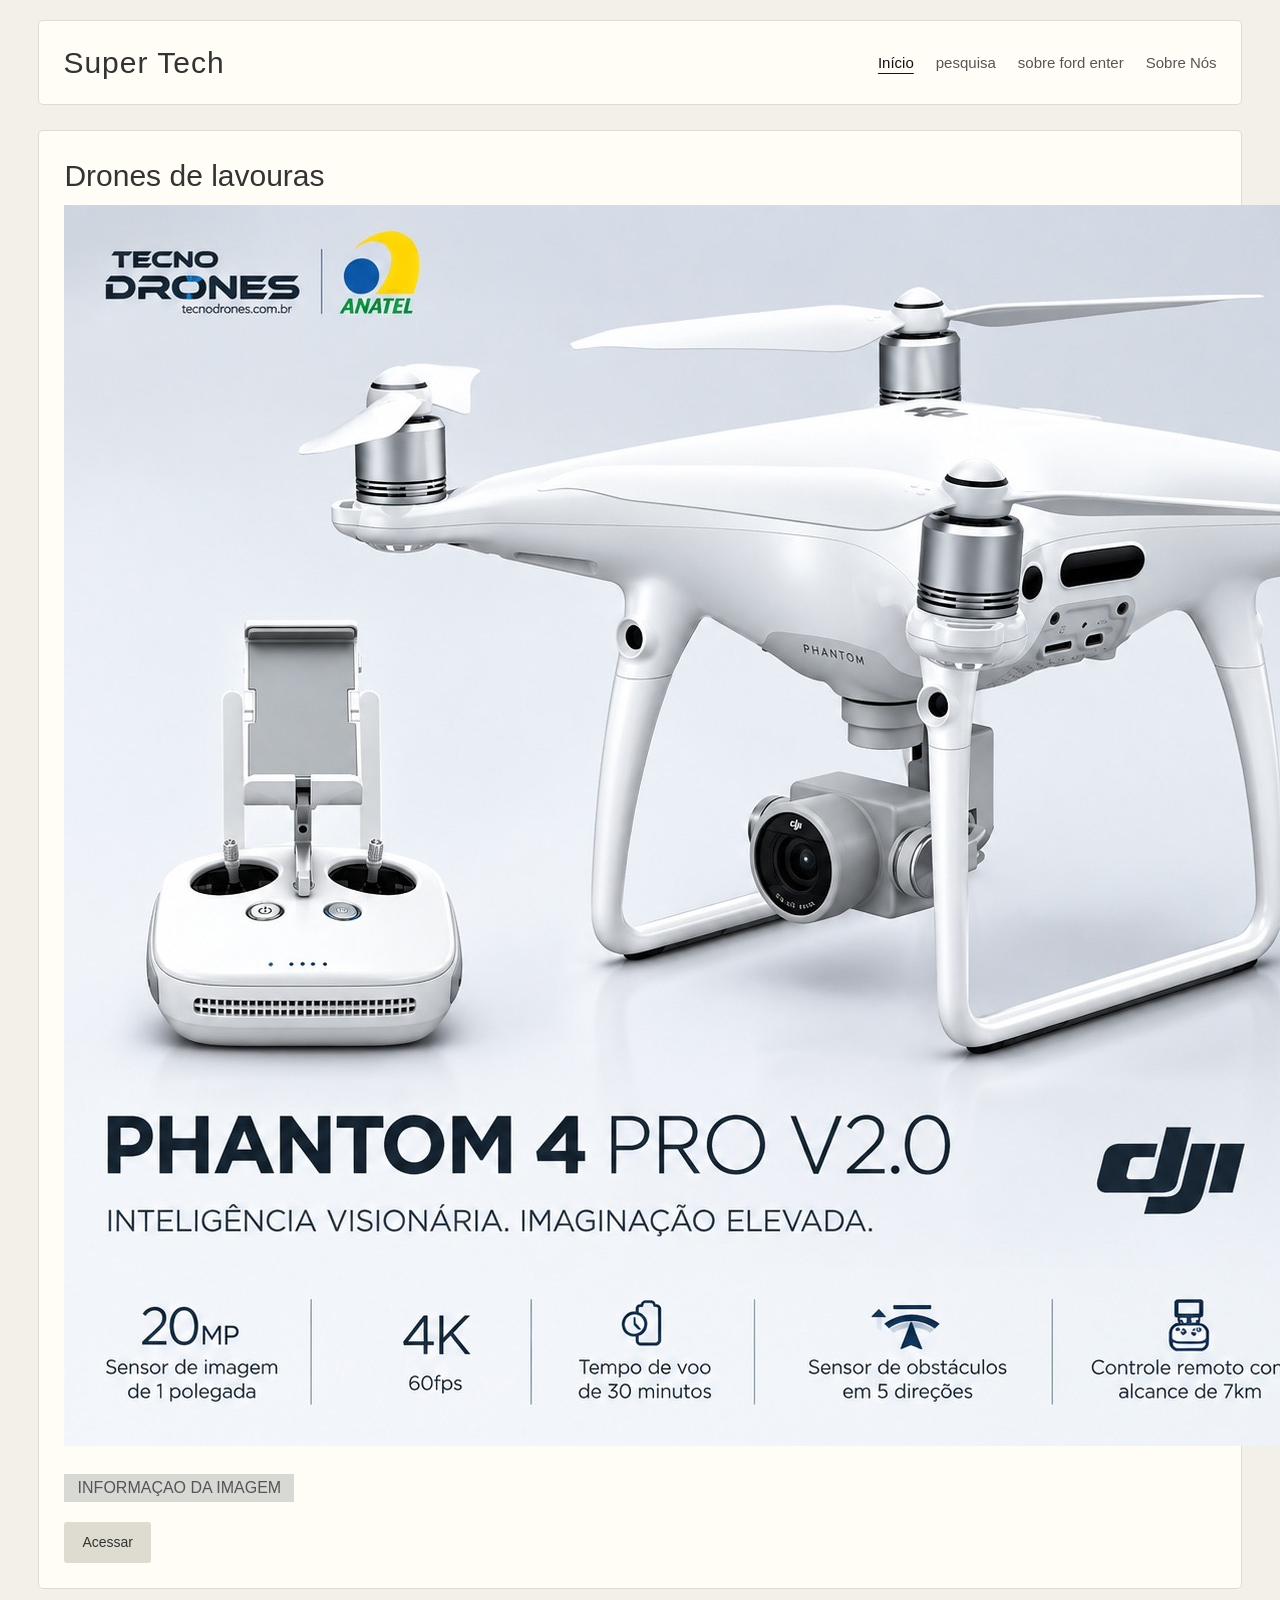
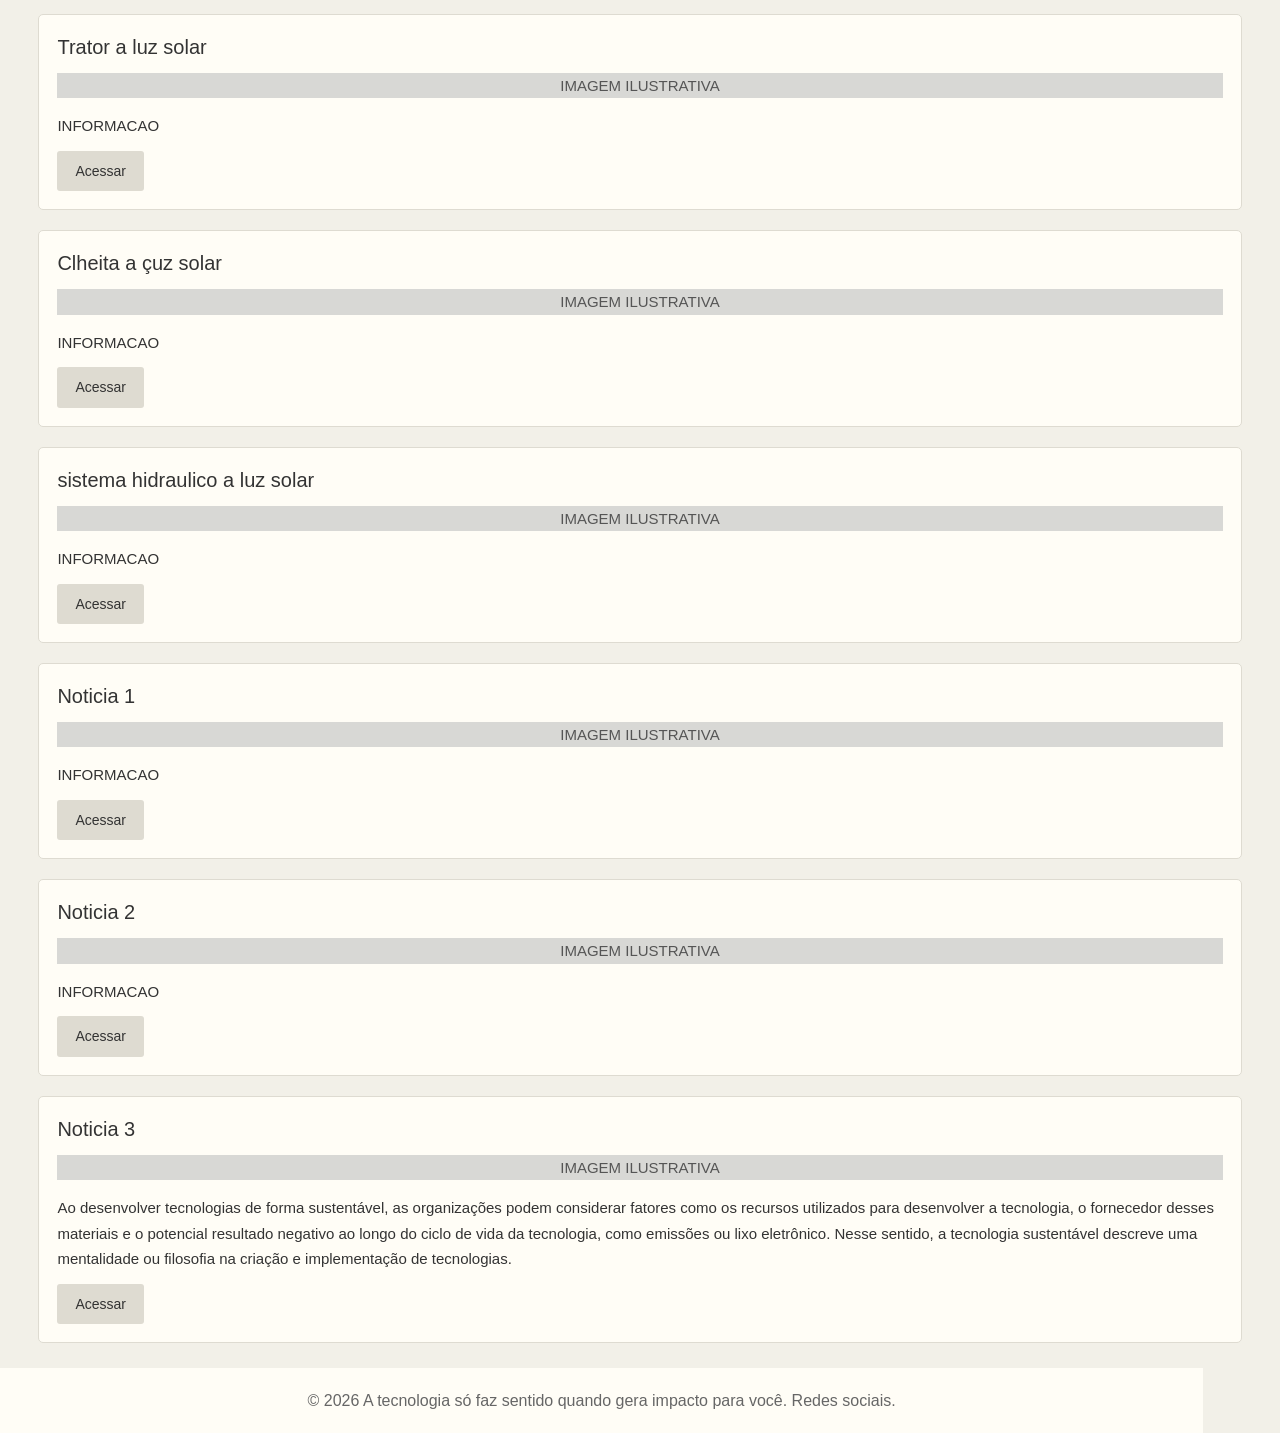
<file: Front-end/index.html>
<!DOCTYPE html>
<html lang="en">
<head>
    <meta charset="UTF-8">
    <meta name="viewport" content="width=device-width, initial-scale=1.0">
    <title>Super Tech</title>
    <link rel="stylesheet" href="style_tech.css">

</head>
<body>
    
    <header class="navbar">
        <div class="logo">Super Tech</div> 
        
        <nav class="nav-links"> 
            <a href="index.html" class="active">Início</a> 
            <a href="noticia.html">pesquisa</a> 
            <a href="sobre_ford.html">sobre ford enter</a>
            <a href="sobrenos.html">Sobre Nós</a>
            
        </nav>
      
    </header>

    <main class="container">

        <section class="welcome-card">
            <h1>Drones de lavouras</h1>
         <img src="imagem.jpeg" alt="foto do drone de lavoura">
         <P>INFORMAÇAO DA IMAGEM</P> 
         <a href="noticia.html" class="btn">Acessar</a>

        </section>

        <div class="dashboard-grid">

            <div class="card">
                <h3>Trator a luz solar</h3>
                <p>IMAGEM ILUSTRATIVA</p>
                <P>INFORMACAO</P>
                <a href="noticia.html" class="btn">Acessar</a>
            </div>

        <div class="card">
                <h3>Clheita a çuz solar</h3>
                <p>IMAGEM ILUSTRATIVA</p>
                <P>INFORMACAO</P>
                <a href="noticia.html" class="btn">Acessar</a>
           
            </div>
                   
        <div class="card">
                <h3>sistema hidraulico a luz solar</h3>
                <p>IMAGEM ILUSTRATIVA</p>
                <P>INFORMACAO</P>
                <a href="noticia.html" class="btn">Acessar</a>
            </div>


        <div class="card">
                <h3>Noticia 1</h3>
                <p>IMAGEM ILUSTRATIVA</p>
                <P>INFORMACAO</P>
                <a href="noticia.html" class="btn">Acessar</a>
            </div>


        <div class="card">
                <h3>Noticia 2</h3>
                <p>IMAGEM ILUSTRATIVA</p>
                <P>INFORMACAO</P>
                <a href="noticia.html" class="btn">Acessar</a>
            </div>


        <div class="card">
                <h3>Noticia 3</h3>
                <p>IMAGEM ILUSTRATIVA</p>
                <P>Ao desenvolver tecnologias de forma sustentável, as organizações podem considerar fatores como os recursos utilizados para desenvolver a tecnologia, o fornecedor desses materiais e o potencial resultado negativo ao longo do ciclo de vida da tecnologia, como emissões ou lixo eletrônico. Nesse sentido, a tecnologia sustentável descreve uma mentalidade ou filosofia na criação e implementação de tecnologias.</P>
                <a href="noticia.html" class="btn">Acessar</a>
            </div>


        </div>



    </main>

         <footer class="footer"> 
        <p>&copy; 2026 A tecnologia só faz sentido quando gera impacto para você. Redes sociais.</p>

</body>
</html>
</file>
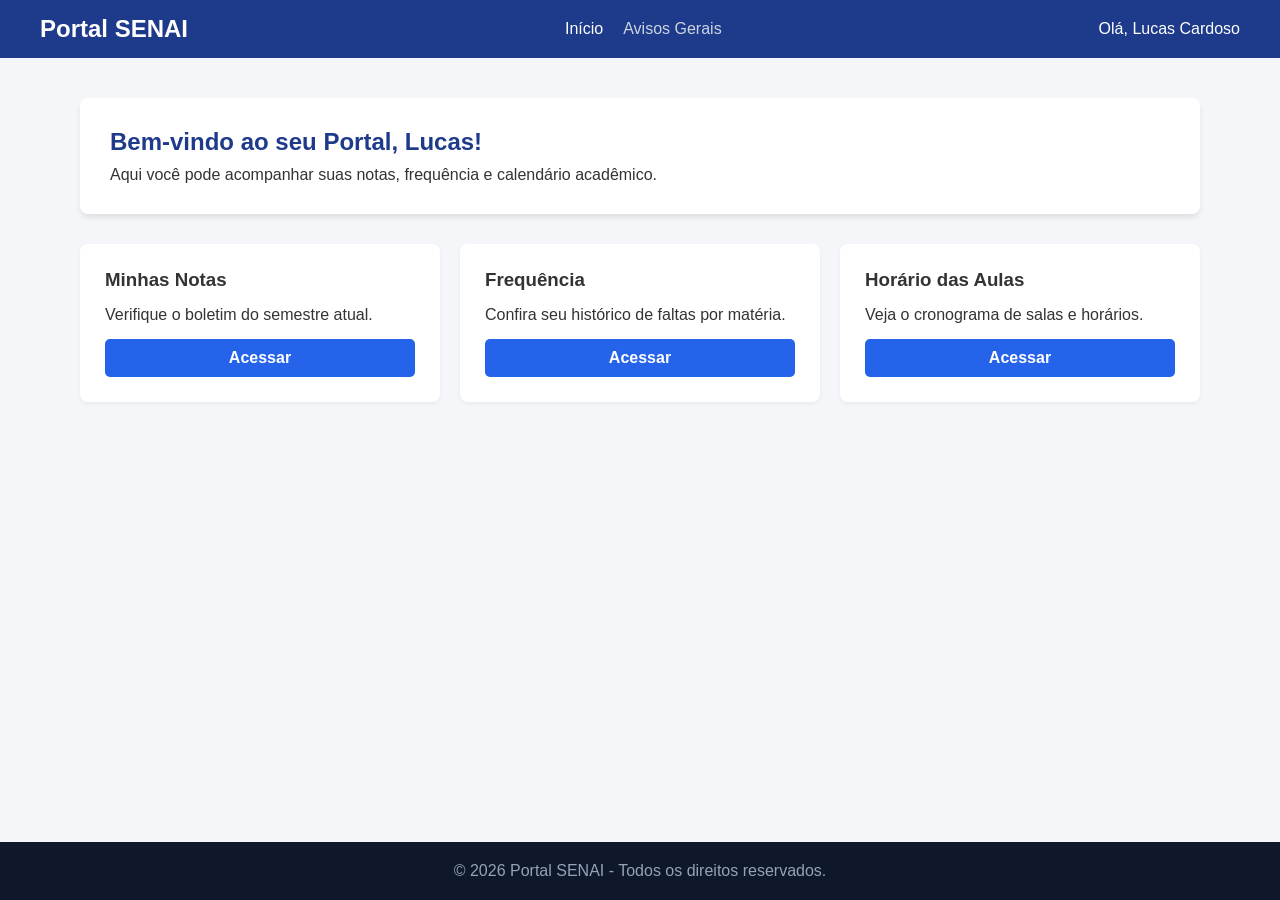
<file: Front-end/exemplo_professor/index.html>
<!DOCTYPE html> <!-- Declara o tipo do documento como HTML5 para que o navegador interprete as regras modernas corretamente -->
<html lang="pt-BR"> <!-- Elemento raiz que envolve todo o documento HTML. O atributo lang define o idioma principal como Português do Brasil -->
<head> <!-- Seção do cabeçalho técnico da página (contém metadados, títulos e links externos não visíveis diretamente no corpo) -->
    <meta charset="UTF-8"> <!-- Configura a codificação de caracteres para UTF-8, permitindo acentos e caracteres especiais da língua portuguesa -->
    <meta name="viewport" content="width=device-width, initial-scale=1.0"> <!-- Ajusta a escala da página para garantir responsividade em telas mobile e desktops -->
    <title>Portal do Aluno - Início</title> <!-- Define o título que será exibido na aba do navegador -->
    
    <!-- Vincula o arquivo de estilos compartilhado -->
    <link rel="stylesheet" href="style.css"> <!-- Importa o arquivo de estilos CSS externo (style.css) para aplicar os estilos visuais -->
</head>
<body> <!-- Contém todo o conteúdo visível da página que é exibido para o usuário final -->

    <!-- Topo da página / Cabeçalho -->
    <header class="navbar"> <!-- Elemento semântico de cabeçalho da página, estruturado com a classe CSS navbar -->
        <div class="logo">Portal SENAI</div> <!-- Bloco genérico em nível de bloco utilizado para exibir a marca/logotipo do portal -->
        
        <!-- Menu de Navegação -->
        <nav class="nav-links"> <!-- Elemento semântico de navegação que agrupa os links do menu principal -->
            <a href="index.html" class="active">Início</a> <!-- Link hipertexto para a página inicial; a classe 'active' destaca que esta é a página atual -->
            <a href="avisos.html">Avisos Gerais</a> <!-- Link hipertexto direcionando para a página de avisos gerais -->
        </nav>
        
        <div class="user-profile">Olá, Lucas Cardoso</div> <!-- Bloco informativo para exibir a saudação e o nome do usuário ativo no sistema -->
    </header>

    <!-- Conteúdo Principal -->
    <main class="container"> <!-- Elemento semântico para o conteúdo principal da página; a classe 'container' limita a largura centralizada -->
        
        <!-- Seção do cartão de boas-vindas -->
        <section class="welcome-card"> <!-- Seção semântica que agrupa visualmente o cartão de mensagem de boas-vindas -->
            <h1>Bem-vindo ao seu Portal, Lucas!</h1> <!-- Título principal e de maior relevância hierárquica (Nível 1) na página -->
            <p>Aqui você pode acompanhar suas notas, frequência e calendário acadêmico.</p> <!-- Parágrafo de texto descritivo -->
        </section>

        <!-- Grade de cards de acesso rápido -->
        <div class="dashboard-grid"> <!-- Contêiner em bloco que organiza os cartões em formato de grade flexível -->
            
            <!-- Card individual de atalho: Notas -->
            <div class="card"> <!-- Bloco representando o primeiro cartão de funcionalidade rápida -->
                <h3>Minhas Notas</h3> <!-- Título de nível 3 para identificar a seção do cartão -->
                <p>Verifique o boletim do semestre atual.</p> <!-- Parágrafo informativo da funcionalidade -->
                <a href="#" class="btn">Acessar</a> <!-- Link estilizado via CSS para ter aparência de botão de ação -->
            </div>
            
            <!-- Card individual de atalho: Frequência -->
            <div class="card"> <!-- Bloco representando o segundo cartão de funcionalidade rápida -->
                <h3>Frequência</h3> <!-- Título de nível 3 para o cartão de frequência -->
                <p>Confira seu histórico de faltas por matéria.</p> <!-- Descrição do recurso do cartão -->
                <a href="#" class="btn">Acessar</a> <!-- Botão/Link de atalho para acessar a frequência -->
            </div>
            
            <!-- Card individual de atalho: Horários -->
            <div class="card"> <!-- Bloco representando o terceiro cartão de funcionalidade rápida -->
                <h3>Horário das Aulas</h3> <!-- Título de nível 3 para o cartão de horários -->
                <p>Veja o cronograma de salas e horários.</p> <!-- Descrição do recurso exibido -->
                <a href="#" class="btn">Acessar</a> <!-- Botão/Link de atalho para acessar o cronograma -->
            </div>
            
        </div>
    </main>

    <!-- Rodapé da Página -->
    <footer class="footer"> <!-- Elemento semântico para o rodapé da página estilizado com a classe 'footer' -->
        <p>&copy; 2026 Portal SENAI - Todos os direitos reservados.</p> <!-- Parágrafo exibindo a indicação de direitos autorais e copyright -->
    </footer>

</body>
</html>
</file>
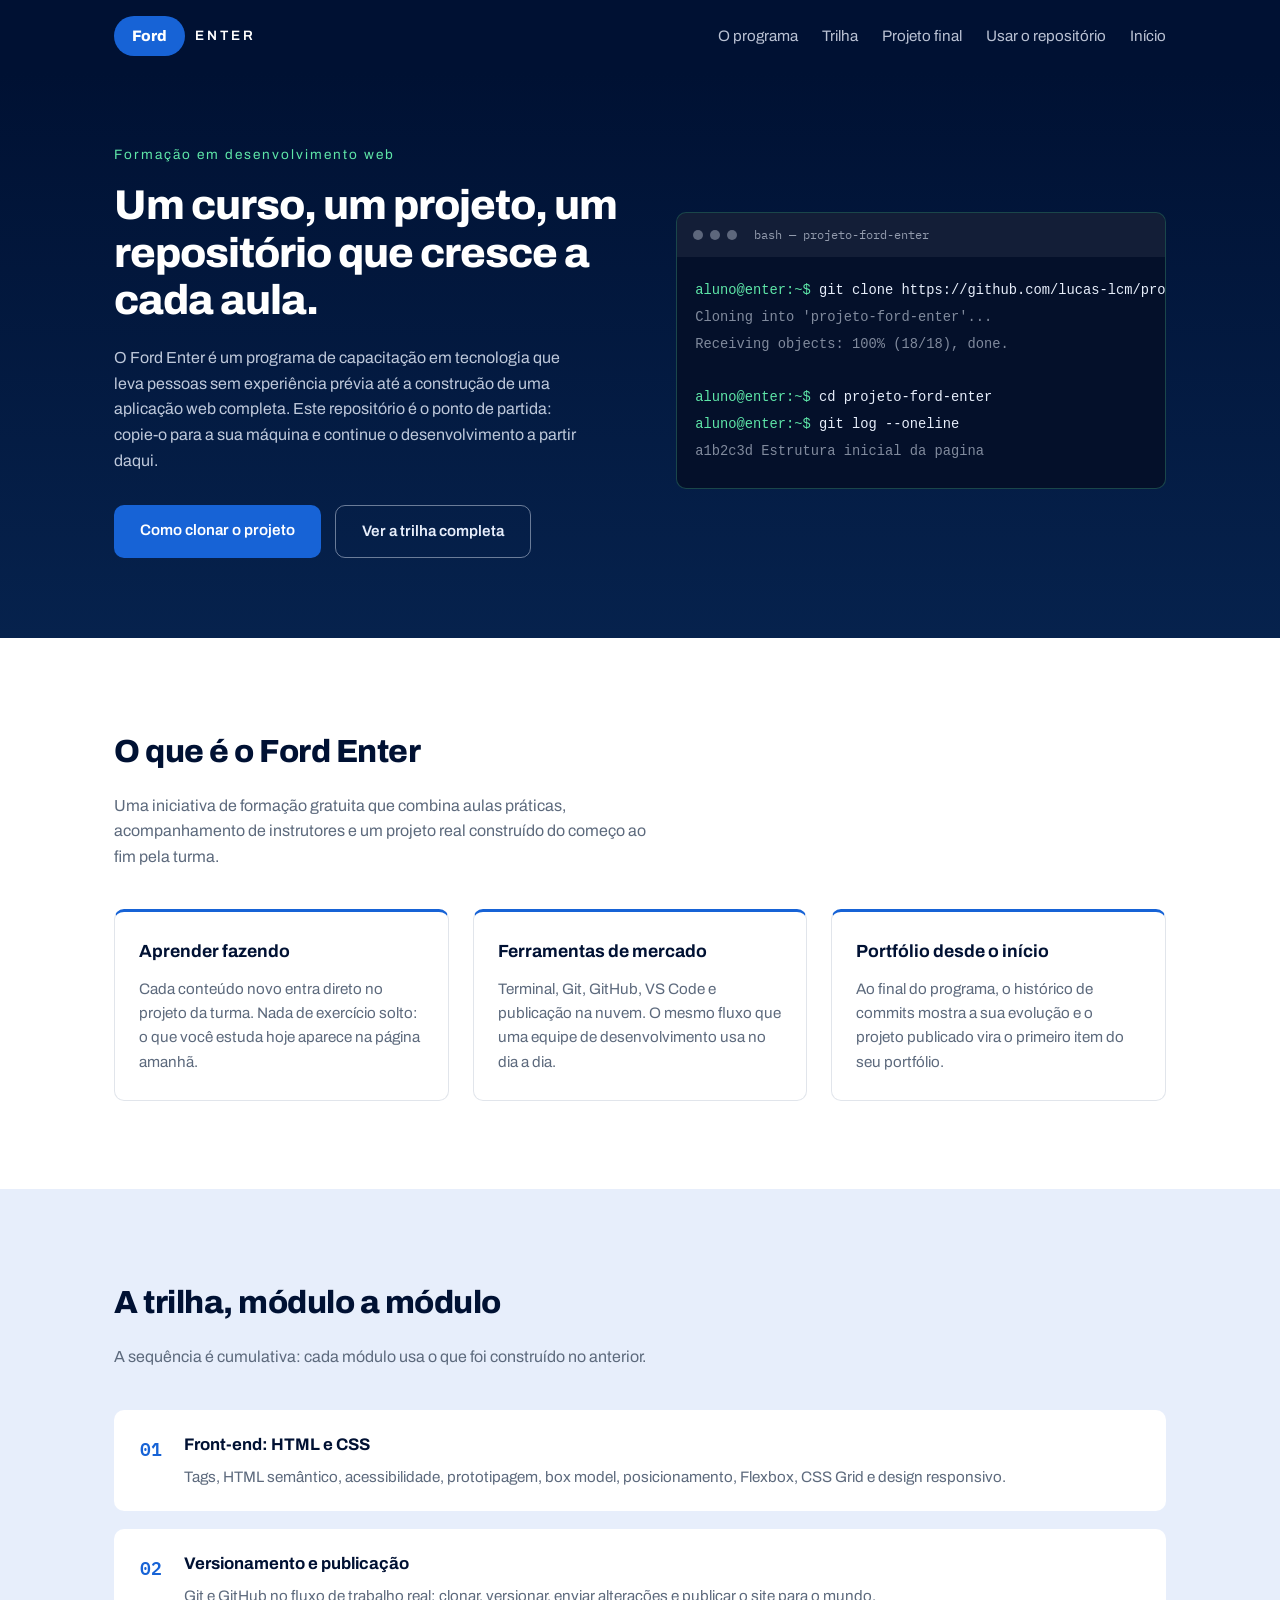
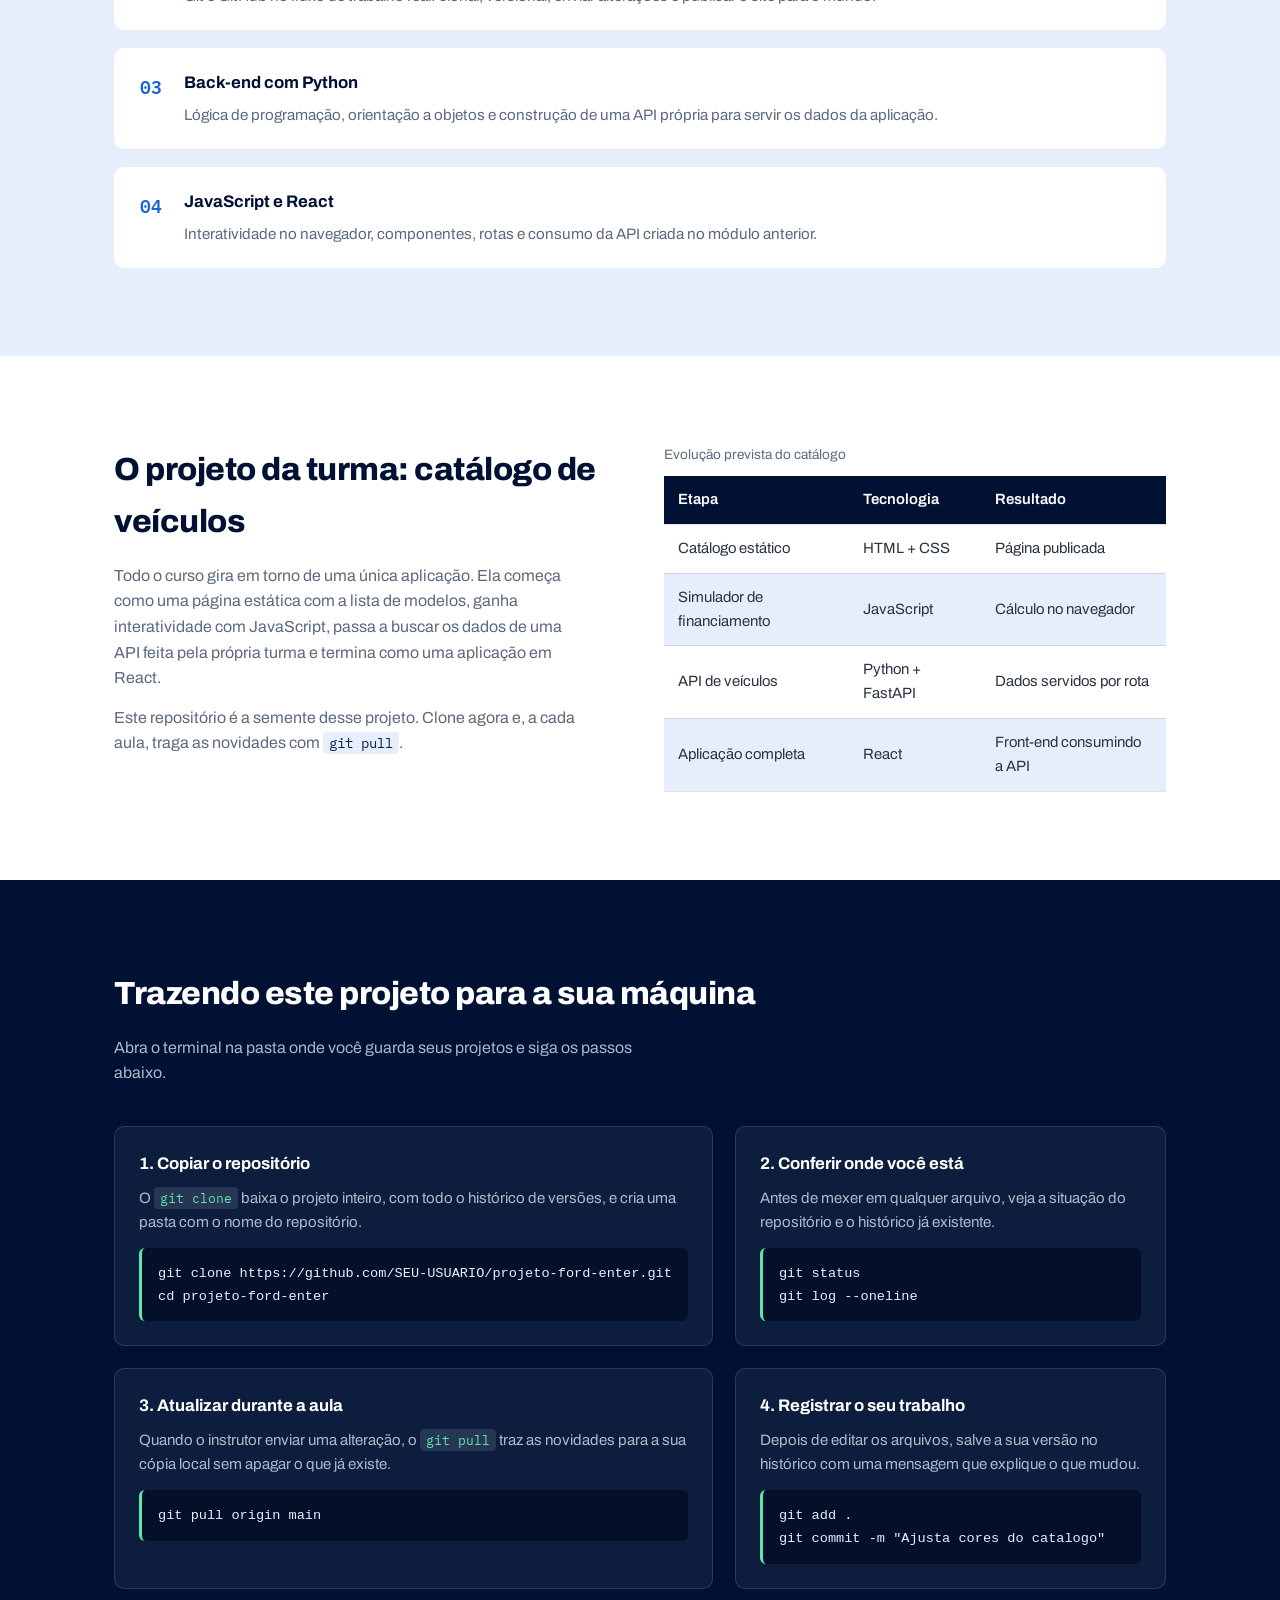
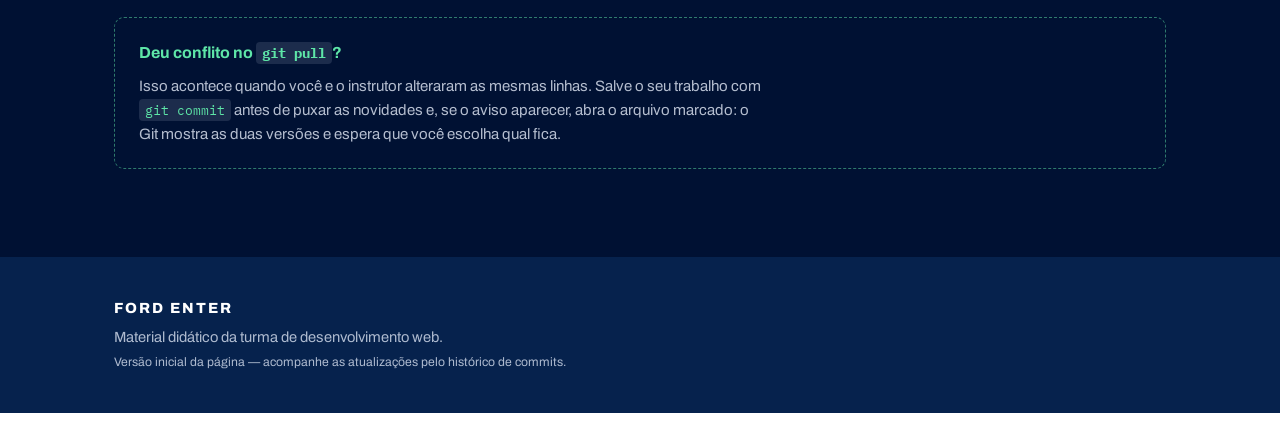
<file: Front-end/sobre_ford.html>
<!DOCTYPE html>
<html lang="pt-BR">

<head>
  <!-- Metadados básicos: codificação e responsividade (Aula 13) -->
  <meta charset="UTF-8">
  <meta name="viewport" content="width=device-width, initial-scale=1.0">

  <!-- Metadados de SEO (Aula 03) -->
  <title>Projeto Ford Enter | Programa de formação em desenvolvimento web</title>
  <meta name="description"
    content="Página-base do projeto Ford Enter: o que é o programa, a trilha de aprendizagem e como clonar este repositório com Git.">
  <meta name="author" content="Turma Ford Enter">

  <!-- Fontes externas -->
  <link rel="preconnect" href="https://fonts.googleapis.com">
  <link rel="preconnect" href="https://fonts.gstatic.com" crossorigin>
  <link href="https://fonts.googleapis.com/css2?family=Archivo:wght@400;600;800&family=IBM+Plex+Mono:wght@400;600&display=swap"
    rel="stylesheet">

  <!-- Folha de estilos do projeto (CSS externo, Aula 07) -->
  <link rel="stylesheet" href="style_sobre_ford.css">
</head>

<body>

  <!-- ===== Cabeçalho e navegação ===== -->
  <header class="cabecalho">
    <div class="container cabecalho__conteudo">
      <a class="marca" href="sobre_ford.html">
        <span class="marca__oval">Ford</span>
        <span class="marca__texto">Enter</span>
      </a>

      <nav class="menu" aria-label="Navegação principal">
        <ul class="menu__lista">
          <li><a href="#programa">O programa</a></li>
          <li><a href="#trilha">Trilha</a></li>
          <li><a href="#projeto">Projeto final</a></li>
          <li><a href="#git">Usar o repositório</a></li>
          <li><a href="index.html" class="active">Início</a></li>
        </ul>
      </nav>
    </div>
  </header>

  <main>

    <!-- ===== Destaque (hero) ===== -->
    <section class="hero">
      <div class="container hero__grade">

        <div class="hero__texto">
          <p class="hero__chamada">Formação em desenvolvimento web</p>
          <h1 class="hero__titulo">Um curso, um projeto, um repositório que cresce a cada aula.</h1>
          <p class="hero__descricao">
            O Ford Enter é um programa de capacitação em tecnologia que leva pessoas sem experiência prévia
            até a construção de uma aplicação web completa. Este repositório é o ponto de partida:
            copie-o para a sua máquina e continue o desenvolvimento a partir daqui.
          </p>

          <div class="hero__acoes">
            <a class="botao botao--principal" href="#git">Como clonar o projeto</a>
            <a class="botao botao--secundario" href="#trilha">Ver a trilha completa</a>
          </div>
        </div>

        <!-- Bloco que imita um terminal: o comando é o próprio "cartão de visitas" da aula -->
        <div class="terminal" aria-label="Exemplo de uso do terminal">
          <div class="terminal__barra">
            <span class="terminal__ponto"></span>
            <span class="terminal__ponto"></span>
            <span class="terminal__ponto"></span>
            <span class="terminal__nome">bash — projeto-ford-enter</span>
          </div>
          <pre class="terminal__corpo"><code><span class="prompt">aluno@enter:~$</span> git clone https://github.com/lucas-lcm/projeto-ford-enter.git
<span class="saida">Cloning into 'projeto-ford-enter'...</span>
<span class="saida">Receiving objects: 100% (18/18), done.</span>

<span class="prompt">aluno@enter:~$</span> cd projeto-ford-enter
<span class="prompt">aluno@enter:~$</span> git log --oneline
<span class="saida">a1b2c3d Estrutura inicial da pagina</span></code></pre>
        </div>

      </div>
    </section>

    <!-- ===== O programa ===== -->
    <section class="secao" id="programa">
      <div class="container">
        <h2 class="secao__titulo">O que é o Ford Enter</h2>
        <p class="secao__intro">
          Uma iniciativa de formação gratuita que combina aulas práticas, acompanhamento de instrutores
          e um projeto real construído do começo ao fim pela turma.
        </p>

        <ul class="cartoes">
          <li class="cartao">
            <h3 class="cartao__titulo">Aprender fazendo</h3>
            <p>Cada conteúdo novo entra direto no projeto da turma. Nada de exercício solto: o que
              você estuda hoje aparece na página amanhã.</p>
          </li>
          <li class="cartao">
            <h3 class="cartao__titulo">Ferramentas de mercado</h3>
            <p>Terminal, Git, GitHub, VS Code e publicação na nuvem. O mesmo fluxo que uma equipe de
              desenvolvimento usa no dia a dia.</p>
          </li>
          <li class="cartao">
            <h3 class="cartao__titulo">Portfólio desde o início</h3>
            <p>Ao final do programa, o histórico de commits mostra a sua evolução e o projeto publicado
              vira o primeiro item do seu portfólio.</p>
          </li>
        </ul>
      </div>
    </section>

    <!-- ===== Trilha de aprendizagem ===== -->
    <section class="secao secao--clara" id="trilha">
      <div class="container">
        <h2 class="secao__titulo">A trilha, módulo a módulo</h2>
        <p class="secao__intro">
          A sequência é cumulativa: cada módulo usa o que foi construído no anterior.
        </p>

        <ol class="trilha">
          <li class="trilha__etapa">
            <span class="trilha__numero">01</span>
            <div>
              <h3 class="trilha__titulo">Front-end: HTML e CSS</h3>
              <p>Tags, HTML semântico, acessibilidade, prototipagem, box model, posicionamento,
                Flexbox, CSS Grid e design responsivo.</p>
            </div>
          </li>
          <li class="trilha__etapa">
            <span class="trilha__numero">02</span>
            <div>
              <h3 class="trilha__titulo">Versionamento e publicação</h3>
              <p>Git e GitHub no fluxo de trabalho real: clonar, versionar, enviar alterações e
                publicar o site para o mundo.</p>
            </div>
          </li>
          <li class="trilha__etapa">
            <span class="trilha__numero">03</span>
            <div>
              <h3 class="trilha__titulo">Back-end com Python</h3>
              <p>Lógica de programação, orientação a objetos e construção de uma API própria para
                servir os dados da aplicação.</p>
            </div>
          </li>
          <li class="trilha__etapa">
            <span class="trilha__numero">04</span>
            <div>
              <h3 class="trilha__titulo">JavaScript e React</h3>
              <p>Interatividade no navegador, componentes, rotas e consumo da API criada no módulo
                anterior.</p>
            </div>
          </li>
        </ol>
      </div>
    </section>

    <!-- ===== Projeto final ===== -->
    <section class="secao" id="projeto">
      <div class="container projeto">
        <div class="projeto__texto">
          <h2 class="secao__titulo">O projeto da turma: catálogo de veículos</h2>
          <p>
            Todo o curso gira em torno de uma única aplicação. Ela começa como uma página estática
            com a lista de modelos, ganha interatividade com JavaScript, passa a buscar os dados de
            uma API feita pela própria turma e termina como uma aplicação em React.
          </p>
          <p>
            Este repositório é a semente desse projeto. Clone agora e, a cada aula, traga as
            novidades com <code class="codigo">git pull</code>.
          </p>
        </div>

        <table class="tabela">
          <caption>Evolução prevista do catálogo</caption>
          <thead>
            <tr>
              <th scope="col">Etapa</th>
              <th scope="col">Tecnologia</th>
              <th scope="col">Resultado</th>
            </tr>
          </thead>
          <tbody>
            <tr>
              <td>Catálogo estático</td>
              <td>HTML + CSS</td>
              <td>Página publicada</td>
            </tr>
            <tr>
              <td>Simulador de financiamento</td>
              <td>JavaScript</td>
              <td>Cálculo no navegador</td>
            </tr>
            <tr>
              <td>API de veículos</td>
              <td>Python + FastAPI</td>
              <td>Dados servidos por rota</td>
            </tr>
            <tr>
              <td>Aplicação completa</td>
              <td>React</td>
              <td>Front-end consumindo a API</td>
            </tr>
          </tbody>
        </table>
      </div>
    </section>

    <!-- ===== Instruções de Git ===== -->
    <section class="secao secao--escura" id="git">
      <div class="container">
        <h2 class="secao__titulo">Trazendo este projeto para a sua máquina</h2>
        <p class="secao__intro">
          Abra o terminal na pasta onde você guarda seus projetos e siga os passos abaixo.
        </p>

        <div class="passos">

          <article class="passo">
            <h3 class="passo__titulo">1. Copiar o repositório</h3>
            <p>O <code class="codigo">git clone</code> baixa o projeto inteiro, com todo o histórico de
              versões, e cria uma pasta com o nome do repositório.</p>
            <pre class="bloco-codigo"><code>git clone https://github.com/SEU-USUARIO/projeto-ford-enter.git
cd projeto-ford-enter</code></pre>
          </article>

          <article class="passo">
            <h3 class="passo__titulo">2. Conferir onde você está</h3>
            <p>Antes de mexer em qualquer arquivo, veja a situação do repositório e o histórico já
              existente.</p>
            <pre class="bloco-codigo"><code>git status
git log --oneline</code></pre>
          </article>

          <article class="passo">
            <h3 class="passo__titulo">3. Atualizar durante a aula</h3>
            <p>Quando o instrutor enviar uma alteração, o <code class="codigo">git pull</code> traz as
              novidades para a sua cópia local sem apagar o que já existe.</p>
            <pre class="bloco-codigo"><code>git pull origin main</code></pre>
          </article>

          <article class="passo">
            <h3 class="passo__titulo">4. Registrar o seu trabalho</h3>
            <p>Depois de editar os arquivos, salve a sua versão no histórico com uma mensagem que
              explique o que mudou.</p>
            <pre class="bloco-codigo"><code>git add .
git commit -m "Ajusta cores do catalogo"</code></pre>
          </article>

        </div>

        <aside class="aviso">
          <h3 class="aviso__titulo">Deu conflito no <code class="codigo">git pull</code>?</h3>
          <p>
            Isso acontece quando você e o instrutor alteraram as mesmas linhas. Salve o seu trabalho
            com <code class="codigo">git commit</code> antes de puxar as novidades e, se o aviso
            aparecer, abra o arquivo marcado: o Git mostra as duas versões e espera que você escolha
            qual fica.
          </p>
        </aside>
      </div>
    </section>

  </main>

  <!-- ===== Rodapé ===== -->
  <footer class="rodape">
    <div class="container rodape__conteudo">
      <p class="rodape__marca">Ford Enter</p>
      <p>Material didático da turma de desenvolvimento web.</p>
      <p><small>Versão inicial da página — acompanhe as atualizações pelo histórico de commits.</small></p>
    </div>
  </footer>

</body>

</html>
</file>
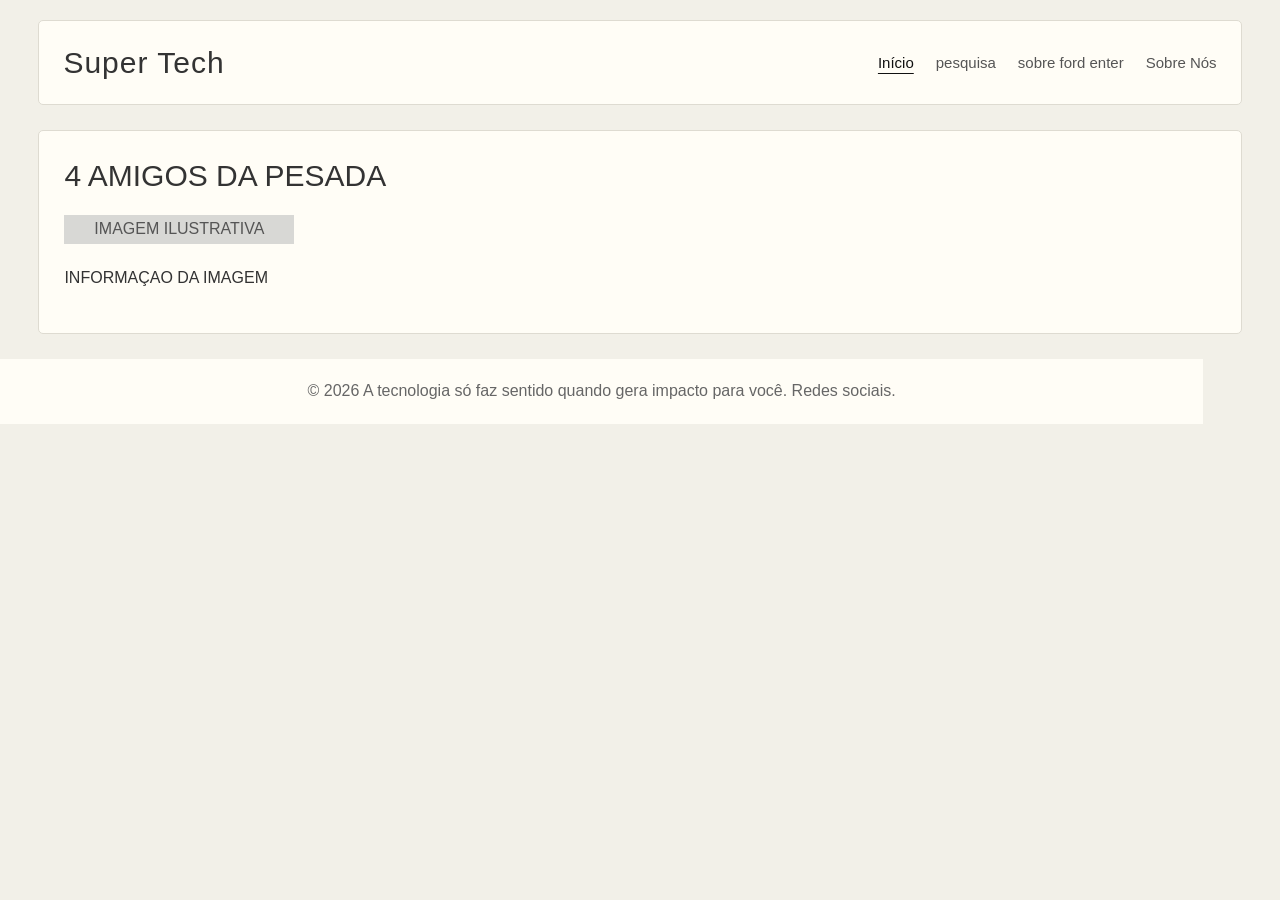
<file: Front-end/sobrenos.html>
<!DOCTYPE html>
<html lang="en">
<head>
    <meta charset="UTF-8">
    <meta name="viewport" content="width=device-width, initial-scale=1.0">
    <title>Sobre nós</title>
    <link rel="stylesheet" href="style_tech.css">
</head>
<body>

      <header class="navbar">
        <div class="logo">Super Tech</div> 
        
        <nav class="nav-links"> 
            <a href="index.html" class="active">Início</a> 
            <a href="noticia.html">pesquisa</a> 
            <a href="sobre_ford.html">sobre ford enter</a>
            <a href="sobrenos.html">Sobre Nós</a>
             

            
        </nav>
      
    </header>

         <main class="container">

        <section class="welcome-card">
            <h1>4 AMIGOS DA PESADA</h1>
         <p>IMAGEM ILUSTRATIVA</p>  
         <P>INFORMAÇAO DA IMAGEM</P> 

        </section>

        </main>

         <footer class="footer"> 
        <p>&copy; 2026 A tecnologia só faz sentido quando gera impacto para você. Redes sociais.</p>

    
</body>
</html>
</file>
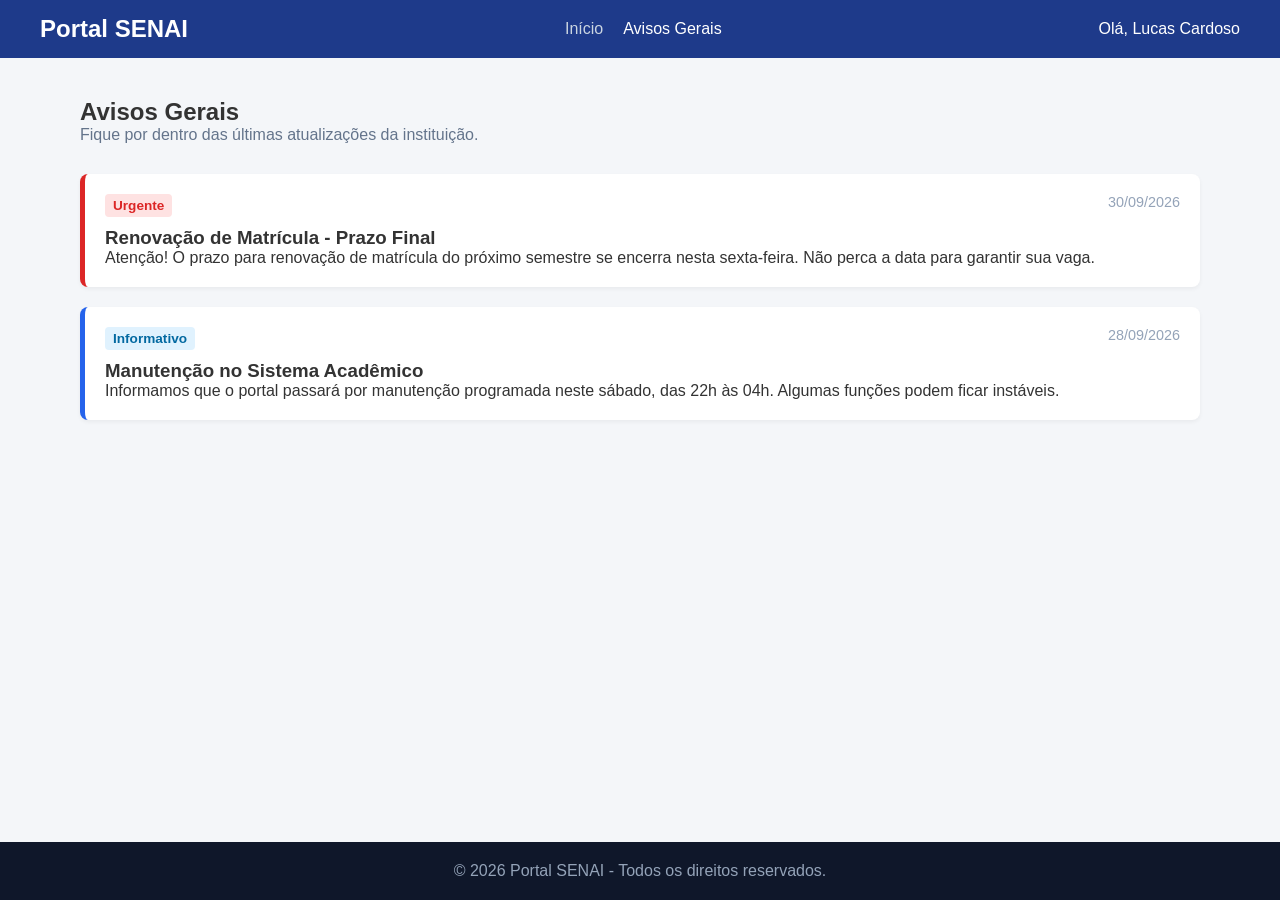
<file: Front-end/exemplo_professor/avisos.html>
<!DOCTYPE html> <!-- Informa ao navegador que o documento deve ser renderizado no padrão HTML5 -->
<html lang="pt-BR"> <!-- Define a linguagem base da estrutura do documento como português do Brasil -->
<head> <!-- Seção com os metadados e arquivos de configuração que não aparecem na tela diretamente -->
    <meta charset="UTF-8"> <!-- Define o padrão de codificação de caracteres UTF-8 -->
    <meta name="viewport" content="width=device-width, initial-scale=1.0"> <!-- Ajusta a visualização para dispositivos móveis e telas responsivas -->
    <title>Portal do Aluno - Avisos Gerais</title> <!-- Define o título exibido na aba do navegador para a página de avisos -->
    <link rel="stylesheet" href="style.css"> <!-- Importa a folha de estilo CSS compartilhada -->
</head>
<body> <!-- Contêiner de todos os elementos visíveis na página de avisos -->

    <!-- Cabeçalho idêntico para manter a consistência do portal -->
    <header class="navbar"> <!-- Seção semântica de topo da página contendo o menu e perfil -->
        <div class="logo">Portal SENAI</div> <!-- Exibição do nome da marca/sistema -->
        
        <nav class="nav-links"> <!-- Menu semântico com os hiperlinks de navegação do portal -->
            <a href="index.html">Início</a> <!-- Link para retornar à página inicial -->
            <!-- A classe active muda de lugar para indicar a página atual -->
            <a href="avisos.html" class="active">Avisos Gerais</a> <!-- Link para a página de avisos marcada com a classe active -->
        </nav>
        
        <div class="user-profile">Olá, Lucas Cardoso</div> <!-- Identificação do usuário logado -->
    </header>

    <!-- Conteúdo de Avisos -->
    <main class="container"> <!-- Área central contentora do conteúdo específico de avisos -->
        <h2>Avisos Gerais</h2> <!-- Título de nível 2 indicando a seção atual de avisos -->
        <p class="subtitle">Fique por dentro das últimas atualizações da instituição.</p> <!-- Parágrafo usado como subtítulo com estilo suavizado -->

        <!-- Lista de avisos empilhada verticalmente -->
        <div class="avisos-list"> <!-- Bloco contêiner para organizar todos os itens de aviso em pilha -->
            
            <!-- Aviso individual: Urgente -->
            <div class="aviso-item urgente"> <!-- Cartão de aviso contendo a classe adicional 'urgente' para a borda vermelha -->
                <div class="aviso-header"> <!-- Cabeçalho do cartão de aviso para alinhar a categoria e a data -->
                    <span class="tag">Urgente</span> <!-- Elemento inline estilizado como etiqueta de destaque para indicar urgência -->
                    <span class="data">30/09/2026</span> <!-- Elemento inline utilizado para formatar e destacar a data do aviso -->
                </div>
                <h3>Renovação de Matrícula - Prazo Final</h3> <!-- Título de nível 3 para o assunto do aviso urgente -->
                <p>Atenção! O prazo para renovação de matrícula do próximo semestre se encerra nesta sexta-feira. Não perca a data para garantir sua vaga.</p> <!-- Descrição detalhada do aviso urgente -->
            </div>

            <!-- Aviso individual: Informativo -->
            <div class="aviso-item"> <!-- Cartão de aviso padrão contendo a borda padrão em azul -->
                <div class="aviso-header"> <!-- Cabeçalho para alinhamento da etiqueta informativa e da data -->
                    <span class="tag info">Informativo</span> <!-- Etiqueta com classe adicional 'info' para mudar a cor para tons de azul -->
                    <span class="data">28/09/2026</span> <!-- Exibição da data da notícia informativa -->
                </div>
                <h3>Manutenção no Sistema Acadêmico</h3> <!-- Título de nível 3 descrevendo o assunto do aviso informativo -->
                <p>Informamos que o portal passará por manutenção programada neste sábado, das 22h às 04h. Algumas funções podem ficar instáveis.</p> <!-- Descrição detalhada sobre o período de manutenção -->
            </div>
            
        </div>
    </main>

    <!-- Rodapé -->
    <footer class="footer"> <!-- Seção semântica do rodapé da página -->
        <p>&copy; 2026 Portal SENAI - Todos os direitos reservados.</p> <!-- Mensagem de copyright do portal -->
    </footer>

</body>
</html>
</file>
<file: Front-end/style_tech.css>
* {
  margin: 0;
  padding: 0;
  box-sizing: border-box;
}
html {
    scroll-behavior: smooth;
}


body {
  font-family: Arial, Arial, Helvetica, sans-serif;
  background-color: #f2f0e8;
  color: #333;
  line-height: 1.6;
}

a{
    color: inherit;
}

/* cabecalho */ 

.navbar{
    width: 94%;
    max-width: 1250px;
    min-height: 85px;
    margin: 20px auto 0;
    padding: 15px 24px;

    display: flex;
    align-items: center;
    justify-content: space-between;
    flex-wrap: wrap;
    gap: 15px;

    background-color: #fffdf6;
    border: 1px solid #dedbd1;
    border-radius: 5px;

}


.logo{
    display: flex;
    align-items: center;
    font-size: 30px;
    font-weight: 400;
    letter-spacing: 1px;
    color: #333;

}

.nav-links{
display: flex;
align-items: center;
justify-content: center;
flex-wrap: wrap;
gap: 22px;
}

.nav-links a{
    font-size: 15px;
    text-decoration: none;
    color: #555;
    transition: color 0.2s;
}

.nav-links a:hover,
.nav-links a.active{
    color: #111;
    text-decoration: underline;
    text-underline-offset: 5px;

}

.nos{
    font-size: 14px;
    color: #555;

}

/* principal */

.container{
    width: 94%;
    max-width: 1250px;
    margin: 25px auto;
}

/* noticia*/

.welcome-card{
    padding: 25px;
    margin-bottom: 25px;
    background-color: #fffdf6;
    border: 1px solid #dedbd1;
    border-radius: 5px;

}

.welcome-card h1{
    margin-bottom: 10px;
    font-size: 30px;
    font-weight: 500;
    line-height: 1.3;

}

.welcome-card h2{
    margin-bottom: 10px;
    font-size: 30px;
    font-weight: 500;
    line-height: 1.3;

}

.welcome-card p{
    margin-bottom: 15px;
    font-size: 16px;
    line-height: 1.8;

}

/* imagem*/

.welcome-card> p:first-of-type{
    max-width: 230px;
    margin: 20px 0;

    display: flex;
    align-items: center;
    justify-content: center;

    background-color: #d8d8d5;
    color: #555;
    text-align: center;
}

/* notocia*/

.dashboard-grid{
    display: grid;
    grid-template-columns: repeat(3, minmax (0, 1fr));
    gap: 20px;
}

/* cartao noticia*/

.card{
    min-height: 0;
    padding: 18px;

    display: flex;
    flex-direction: column;

    background-color: #fffdf6;
    border: 1px solid #dedbd1;
    border-radius: 5px;

    transition: transform 0.2s, box-shadow 0.2s;

}

.card:hover {
    transform: translateY(-3px);
    box-shadow: 0 5px 15px rgba(0, 0, 0, 0.88);

}

.card h3{
    margin-bottom: 12px;
    font-size: 20px;
    font-weight: 500;
    line-height: 1.4;
}
 
/* imagem de cada noticia*/

.card>p:first-of-type{
    min-width: 150px;
    margin-bottom: 15px;

    display: flex;
    align-items: center;
    justify-content: center;

    background-color: #d8d8d5;
    color: #555;
    text-align: center;

}

.card p{
    font-size: 15px;
    line-height: 1.7;
    margin-bottom: 12px;

}

/* botao acessar*/

.btn{
    display: inline-block;
    align-self: flex-start;

    margin-top: auto;
    padding: 9px 18px;

    background-color: #dedbd1;
    color: #333;

    border-radius: 3px;
    text-decoration: none;
    font-size: 14px;
    transition: background-color 0.2s;

}

.btn:hover{
    background-color: #c9c5b9;
}

/* rodapé*/

.footer{
    width: 94%;
    max-width: 1250px;
    min-height: 65px;
    padding: 15px 22px;
    display: flex;
    align-items: center;
    justify-content: center;
    background-color: #fffdf6;
    border: 1px solid #dedbd1;
    border: 5px;
    text-align: center;
}

.footer p{
    font-size: 14xp;
    color: #666;
}
</file>
<file: Front-end/exemplo_professor/style.css>
/* ==================== CONFIGURAÇÕES GERAIS ==================== */
/* Seletor Universal (*): Seleciona todos os elementos do HTML da aplicação */
* {
    margin: 0;             /* Zera a margem externa padrão dada pelos navegadores a diversos elementos */
    padding: 0;            /* Zera o preenchimento/espaçamento interno padrão de todos os elementos */
    box-sizing: border-box; /* Faz com que padding e bordas sejam incluídos na largura e altura totais do elemento */
}

/* Regras aplicadas ao corpo (body) da página */
body {
    font-family: 'Segoe UI', Tahoma, Geneva, Verdana, sans-serif; /* Define a lista de fontes padrão com alternativas de reserva */
    background-color: #f4f6f9;                                    /* Cor de fundo cinza bem claro para toda a tela */
    color: #333;                                                  /* Cor do texto principal (cinza escuro) para dar um bom contraste */
    /* Configura o body para empilhar Header, Main e Footer perfeitamente */
    display: flex;                                                /* Transforma o elemento body em um contêiner flexível */
    flex-direction: column;                                       /* Empilha os elementos filhos (header, main e footer) em sentido vertical */
    min-height: 100vh;                                            /* Garante que o corpo ocupe no mínimo 100% da altura visível da tela */
}

/* ==================== BARRA DE NAVEGAÇÃO (FLEXBOX) ==================== */
/* Classe do cabeçalho superior */
.navbar {
    display: flex;                  /* Define a barra como contêiner flexível na horizontal */
    justify-content: space-between; /* Distribui os 3 blocos (logo, menu, perfil) com espaço igual entre eles */
    align-items: center;            /* Centraliza todos os itens do cabeçalho verticalmente */
    background-color: #1e3a8a;       /* Cor de fundo em tom azul escuro institucional */
    padding: 15px 40px;             /* Preenchimento interno (15px acima/abaixo e 40px nas laterais) */
    color: white;                   /* Define a cor padrão do texto dentro da navbar como branca */
}

/* Classe de formatação do Logotipo */
.logo {
    font-size: 1.5rem;              /* Define o tamanho da fonte proporcional (1.5x o tamanho padrão) */
    font-weight: bold;              /* Aplica o estilo em negrito ao texto do logo */
}

/* Contêiner dos links da navegação no menu */
.nav-links {
    display: flex;                  /* Organiza os hiperlinks em formato de linha horizontal */
    gap: 20px;                      /* Espaçamento interno de 20px entre os links do menu */
}

/* Formatação dos links dentro da barra de navegação */
.nav-links a {
    color: #cbd5e1;                 /* Cor inicial dos links em um tom azul-acinzentado claro */
    text-decoration: none;          /* Remove a linha sublinhada padrão dos links do navegador */
    font-weight: 500;               /* Define a espessura média da fonte */
    transition: color 0.3s;         /* Define a animação suave de 0.3 segundos ao mudar de cor no passar do mouse */
}

/* Regra encadeada para estados de sobreposição do mouse (:hover) e link ativo (.active) */
.nav-links a:hover, .nav-links a.active {
    color: white;                   /* Destaca o link ativo ou com o mouse por cima mudando a cor do texto para branco */
}

/* ==================== CONTAINER PRINCIPAL ==================== */
/* Classe que envolve e limita o conteúdo principal de cada página */
.container {
    flex: 1;                        /* Faz o conteúdo principal esticar e ocupar todo o espaço restante, empurrando o rodapé para o fim */
    padding: 40px;                  /* Adiciona 40px de preenchimento interno em todas as bordas */
    max-width: 1200px;              /* Limita a largura máxima da área de conteúdo em telas grandes */
    width: 100%;                    /* Garante que o contêiner ocupe 100% da largura disponível até o limite do max-width */
    margin: 0 auto;                 /* Centraliza a estrutura da página horizontalmente na tela */
}

/* Classe para elementos de subtítulo */
.subtitle {
    color: #64748b;                 /* Cor de texto em tom cinza azulado suave */
    margin-bottom: 30px;            /* Adiciona um espaçamento de 30px abaixo do subtítulo */
}

/* ==================== PÁGINA INICIAL: CARDS E GRID (FLEXBOX) ==================== */
/* Cartão superior de boas-vindas na página inicial */
.welcome-card {
    background-color: white;                   /* Fundo branco para destacar do fundo da página */
    padding: 30px;                             /* Espaçamento interno de 30px */
    border-radius: 8px;                        /* Arredonda os quatro cantos do cartão em 8px */
    box-shadow: 0 4px 6px -1px rgba(0,0,0,0.1);/* Cria uma sombra suave abaixo do cartão dando a sensação de elevação */
    margin-bottom: 30px;                       /* Espaçamento de 30px na parte inferior para afastar do grid */
}

/* Título dentro do cartão de boas-vindas */
.welcome-card h1 {
    color: #1e3a8a;                 /* Define a cor azul escuro para o título principal do cartão */
    margin-bottom: 10px;            /* Afasta o título em 10px do parágrafo explicativo que vem abaixo */
}

/* Grid de controle dos blocos de acesso rápido */
.dashboard-grid {
    display: flex;                  /* Aplica o layout flexível para dispor os cartões lado a lado */
    gap: 20px;                      /* Adiciona um espaço fixo de 20px entre os cartões */
    flex-wrap: wrap;                /* Se a tela quebrar/diminuir, os cards vão para a linha de baixo automaticamente */
}

/* Estilo individual de cada cartão da página inicial */
.card {
    background-color: white;        /* Fundo branco para cada cartão */
    flex: 1;                        /* Distribui o tamanho igualmente entre os cards para preencherem a linha */
    min-width: 250px;               /* Impede que o card esmague muito em telas pequenas, forçando a quebra de linha */
    padding: 25px;                  /* Preenchimento interno de 25px dentro do cartão */
    border-radius: 8px;             /* Cantos arredondados de 8px */
    box-shadow: 0 2px 4px rgba(0,0,0,0.05); /* Aplica uma sombra leve nas bordas */
    display: flex;                  /* Transforma o cartão em um contêiner flexível interno */
    flex-direction: column;         /* Alinha os textos e o botão de forma interna usando Flexbox em sentido vertical */
    justify-content: space-between; /* Empurra o botão "Acessar" sempre para a base do card mantendo espaço proporcional */
    gap: 15px;                      /* Distância de 15px entre os elementos internos do cartão */
}

/* Botões de ação dos cartões */
.btn {
    background-color: #2563eb;       /* Fundo em cor azul vibrante */
    color: white;                   /* Cor do texto em branco */
    text-align: center;             /* Centraliza o texto do botão horizontalmente */
    padding: 10px;                  /* Preenchimento de 10px em volta do texto do botão */
    text-decoration: none;          /* Remove a linha sublinhada padrão dos links */
    border-radius: 5px;             /* Cantos suavemente arredondados em 5px */
    font-weight: bold;              /* Texto do botão em negrito */
    transition: background 0.3s;    /* Transição suave de 0.3s para a mudança de cor do fundo no efeito hover */
}

/* Efeito ao passar o cursor do mouse no botão */
.btn:hover {
    background-color: #1d4ed8;       /* Escurece ligeiramente o azul do fundo quando o usuário passa o mouse */
}

/* ==================== PÁGINA DE AVISOS ==================== */
/* Contêiner da lista de avisos */
.avisos-list {
    display: flex;                  /* Transforma a lista de avisos em um contêiner flexível */
    flex-direction: column;         /* Lista os avisos em formato de pilha (vertical) */
    gap: 20px;                      /* Espaçamento de 20px entre um cartão de aviso e outro */
}

/* Estilo base do item/cartão de aviso */
.aviso-item {
    background-color: white;        /* Fundo branco no cartão de aviso */
    padding: 20px;                  /* Preenchimento interno de 20px */
    border-radius: 8px;             /* Arredondamento dos cantos em 8px */
    border-left: 5px solid #2563eb; /* Borda lateral azul padrão na extrema esquerda do cartão */
    box-shadow: 0 2px 4px rgba(0,0,0,0.05); /* Sombra suave ao redor do cartão */
}

/* Aplica uma variação visual para avisos marcados como urgentes */
.aviso-item.urgente {
    border-left-color: #dc2626;     /* Muda a cor da borda esquerda para vermelho */
}

/* Linha superior dentro do cartão do aviso */
.aviso-header {
    display: flex;                  /* Organiza a tag e a data na horizontal usando Flexbox */
    justify-content: space-between; /* Joga a Tag para a esquerda e a Data para a extrema direita */
    margin-bottom: 10px;            /* Afasta o cabeçalho em 10px do título do aviso */
}

/* Tag/Etiqueta padronizada de aviso (ex: Urgente) */
.tag {
    background-color: #fee2e2;       /* Fundo vermelho claro para chamar atenção */
    color: #dc2626;                 /* Texto em tom de vermelho escuro */
    padding: 4px 8px;               /* Preenchimento interno da tag (4px acima/abaixo, 8px lados) */
    border-radius: 4px;             /* Cantos suavemente arredondados em 4px */
    font-size: 0.85rem;             /* Tamanho da fonte levemente menor que o texto base */
    font-weight: bold;              /* Texto da tag em negrito */
}

/* Variação visual para tags do tipo informativo */
.tag.info {
    background-color: #e0f2fe;       /* Troca o fundo da tag para um tom de azul claro */
    color: #0369a1;                 /* Troca a cor do texto da tag para azul escuro */
}

/* Texto de data dentro dos avisos */
.data {
    color: #94a3b8;                 /* Define uma cor cinza clara para a data para mantê-la sutil */
    font-size: 0.9rem;              /* Fonte ligeiramente menor para não roubar o foco principal */
}

/* ==================== RODAPÉ ==================== */
/* Estilo para a barra do rodapé */
.footer {
    background-color: #0f172a;      /* Fundo azul muito escuro (quase preto) */
    color: #94a3b8;                 /* Cor de texto cinza claro para bom contraste e leitura */
    text-align: center;             /* Centraliza o texto do rodapé horizontalmente */
    padding: 20px;                  /* Preenchimento interno de 20px em todas as direções */
    margin-top: auto;               /* Reforço mecânico para manter o rodapé sempre embaixo caso o conteúdo seja curto */
}
</file>
<file: Front-end/style_sobre_ford.css>
/* =========================================================
   Projeto Ford Enter — folha de estilos
   Organizada na mesma ordem das aulas: variáveis, reset,
   layout base, componentes e, por último, responsividade.
   ========================================================= */

/* ---------- 1. Variáveis de cor e espaçamento ---------- */
:root {
  --azul-profundo: #001133;
  --azul-escuro: #06224d;
  --azul-vivo: #1763d6;
  --azul-claro: #e7eefb;
  --cinza-texto: #2b3340;
  --cinza-suave: #5d6a7d;
  --branco: #ffffff;
  --verde-terminal: #5ee6a8;

  --borda: 1px solid rgba(13, 42, 90, 0.12);
  --raio: 10px;
  --espaco-secao: 88px;
}

/* ---------- 2. Reset básico ---------- */
* {
  margin: 0;
  padding: 0;
  box-sizing: border-box;
  /* box-sizing: a largura já inclui padding e borda (Aula 08) */
}

body {
  font-family: 'Archivo', Arial, Helvetica, sans-serif;
  color: var(--cinza-texto);
  background-color: var(--branco);
  line-height: 1.6;
}

img {
  max-width: 100%;
  display: block;
}

a {
  color: inherit;
  text-decoration: none;
}

/* ---------- 3. Estrutura de página ---------- */
.container {
  width: 100%;
  max-width: 1100px;
  margin: 0 auto;
  /* margens automáticas centralizam o bloco */
  padding: 0 24px;
}

.secao {
  padding: var(--espaco-secao) 0;
}

.secao--clara {
  background-color: var(--azul-claro);
}

.secao--escura {
  background-color: var(--azul-profundo);
  color: var(--azul-claro);
}

.secao__titulo {
  font-size: 2rem;
  font-weight: 800;
  letter-spacing: -0.5px;
  color: var(--azul-profundo);
  margin-bottom: 16px;
}

.secao--escura .secao__titulo {
  color: var(--branco);
}

.secao__intro {
  max-width: 60ch;
  /* linhas curtas são mais fáceis de ler */
  color: var(--cinza-suave);
  margin-bottom: 40px;
}

.secao--escura .secao__intro {
  color: rgba(231, 238, 251, 0.75);
}

/* ---------- 4. Cabeçalho ---------- */
.cabecalho {
  background-color: var(--azul-profundo);
  position: sticky;
  /* o menu acompanha a rolagem (Aula 09) */
  top: 0;
  z-index: 10;
}

.cabecalho__conteudo {
  display: flex;
  /* Flexbox alinha logo e menu (Aula 11) */
  align-items: center;
  justify-content: space-between;
  gap: 24px;
  min-height: 72px;
}

.marca {
  display: flex;
  align-items: center;
  gap: 10px;
}

.marca__oval {
  background-color: var(--azul-vivo);
  color: var(--branco);
  font-weight: 800;
  font-size: 0.95rem;
  padding: 8px 18px;
  border-radius: 999px;
}

.marca__texto {
  color: var(--branco);
  font-weight: 600;
  letter-spacing: 3px;
  text-transform: uppercase;
  font-size: 0.85rem;
}

.menu__lista {
  list-style: none;
  display: flex;
  flex-wrap: wrap;
  gap: 24px;
}

.menu__lista a {
  color: rgba(231, 238, 251, 0.8);
  font-size: 0.95rem;
  padding-bottom: 4px;
  border-bottom: 2px solid transparent;
}

/* Pseudoclasses de interação (Aula 10) */
.menu__lista a:hover,
.menu__lista a:focus-visible {
  color: var(--branco);
  border-bottom-color: var(--verde-terminal);
}

/* ---------- 5. Destaque (hero) ---------- */
.hero {
  background: linear-gradient(180deg, var(--azul-profundo) 0%, var(--azul-escuro) 100%);
  color: var(--branco);
  padding: 72px 0 80px;
}

.hero__grade {
  display: grid;
  /* CSS Grid em duas colunas (Aula 12) */
  grid-template-columns: 1.05fr 1fr;
  gap: 48px;
  align-items: center;
}

.hero__chamada {
  color: var(--verde-terminal);
  font-size: 0.85rem;
  letter-spacing: 2px;
  margin-bottom: 16px;
}

.hero__titulo {
  font-size: 2.6rem;
  line-height: 1.15;
  font-weight: 800;
  letter-spacing: -1px;
  margin-bottom: 20px;
}

.hero__descricao {
  color: rgba(231, 238, 251, 0.82);
  max-width: 52ch;
  margin-bottom: 32px;
}

.hero__acoes {
  display: flex;
  flex-wrap: wrap;
  gap: 14px;
}

.botao {
  display: inline-block;
  padding: 13px 26px;
  border-radius: var(--raio);
  font-weight: 600;
  font-size: 0.95rem;
  transition: background-color 0.2s, color 0.2s;
}

.botao--principal {
  background-color: var(--azul-vivo);
  color: var(--branco);
}

.botao--principal:hover,
.botao--principal:focus-visible {
  background-color: #2f7bf0;
}

.botao--secundario {
  border: 1px solid rgba(231, 238, 251, 0.45);
  color: var(--azul-claro);
}

.botao--secundario:hover,
.botao--secundario:focus-visible {
  background-color: rgba(231, 238, 251, 0.12);
}

/* ---------- 6. Bloco de terminal ---------- */
.terminal {
  background-color: #04102a;
  border: 1px solid rgba(94, 230, 168, 0.25);
  border-radius: var(--raio);
  overflow: hidden;
}

.terminal__barra {
  display: flex;
  align-items: center;
  gap: 7px;
  padding: 12px 16px;
  background-color: rgba(255, 255, 255, 0.06);
}

.terminal__ponto {
  width: 10px;
  height: 10px;
  border-radius: 50%;
  background-color: rgba(231, 238, 251, 0.35);
}

.terminal__nome {
  margin-left: 10px;
  font-size: 0.78rem;
  color: rgba(231, 238, 251, 0.6);
  font-family: 'IBM Plex Mono', monospace;
}

.terminal__corpo {
  padding: 20px 18px 24px;
  font-family: 'IBM Plex Mono', monospace;
  font-size: 0.86rem;
  line-height: 1.8;
  color: var(--azul-claro);
  overflow-x: auto;
  /* em telas pequenas o código rola na horizontal */
}

.prompt {
  color: var(--verde-terminal);
}

.saida {
  color: rgba(231, 238, 251, 0.55);
}

/* ---------- 7. Cartões ---------- */
.cartoes {
  list-style: none;
  display: grid;
  grid-template-columns: repeat(3, 1fr);
  gap: 24px;
}

.cartao {
  border: var(--borda);
  border-top: 3px solid var(--azul-vivo);
  border-radius: var(--raio);
  padding: 26px 24px;
}

.cartao__titulo {
  font-size: 1.1rem;
  color: var(--azul-profundo);
  margin-bottom: 10px;
}

.cartao p {
  color: var(--cinza-suave);
  font-size: 0.95rem;
}

/* ---------- 8. Trilha (sequência numerada) ---------- */
.trilha {
  list-style: none;
  display: grid;
  gap: 18px;
}

.trilha__etapa {
  display: flex;
  gap: 22px;
  align-items: flex-start;
  background-color: var(--branco);
  border-radius: var(--raio);
  padding: 22px 26px;
}

.trilha__numero {
  font-family: 'IBM Plex Mono', monospace;
  font-weight: 600;
  color: var(--azul-vivo);
  font-size: 1.1rem;
  padding-top: 2px;
}

.trilha__titulo {
  font-size: 1.05rem;
  color: var(--azul-profundo);
  margin-bottom: 6px;
}

.trilha__etapa p {
  color: var(--cinza-suave);
  font-size: 0.95rem;
}

/* ---------- 9. Projeto e tabela ---------- */
.projeto {
  display: grid;
  grid-template-columns: 1fr 1fr;
  gap: 48px;
  align-items: start;
}

.projeto__texto p {
  color: var(--cinza-suave);
  margin-bottom: 14px;
  max-width: 52ch;
}

.codigo {
  font-family: 'IBM Plex Mono', monospace;
  font-size: 0.88em;
  background-color: var(--azul-claro);
  color: var(--azul-escuro);
  padding: 2px 6px;
  border-radius: 4px;
}

.secao--escura .codigo {
  background-color: rgba(231, 238, 251, 0.12);
  color: var(--verde-terminal);
}

.tabela {
  width: 100%;
  border-collapse: collapse;
  font-size: 0.93rem;
}

.tabela caption {
  text-align: left;
  color: var(--cinza-suave);
  font-size: 0.85rem;
  padding-bottom: 10px;
}

.tabela th,
.tabela td {
  text-align: left;
  padding: 12px 14px;
  border-bottom: var(--borda);
}

.tabela thead th {
  background-color: var(--azul-profundo);
  color: var(--branco);
  font-weight: 600;
}

/* Pseudoclasse de linhas alternadas (Aula 10) */
.tabela tbody tr:nth-child(even) {
  background-color: var(--azul-claro);
}

/* ---------- 10. Passos do Git ---------- */
.passos {
  display: grid;
  grid-template-columns: repeat(2, 1fr);
  gap: 22px;
}

.passo {
  background-color: rgba(255, 255, 255, 0.05);
  border: 1px solid rgba(231, 238, 251, 0.14);
  border-radius: var(--raio);
  padding: 24px;
}

.passo__titulo {
  color: var(--branco);
  font-size: 1.05rem;
  margin-bottom: 8px;
}

.passo p {
  color: rgba(231, 238, 251, 0.75);
  font-size: 0.94rem;
  margin-bottom: 14px;
}

.bloco-codigo {
  background-color: #04102a;
  border-left: 3px solid var(--verde-terminal);
  border-radius: 6px;
  padding: 14px 16px;
  font-family: 'IBM Plex Mono', monospace;
  font-size: 0.85rem;
  color: var(--azul-claro);
  overflow-x: auto;
}

.aviso {
  margin-top: 28px;
  border: 1px dashed rgba(94, 230, 168, 0.5);
  border-radius: var(--raio);
  padding: 22px 24px;
}

.aviso__titulo {
  color: var(--verde-terminal);
  font-size: 1rem;
  margin-bottom: 8px;
}

.aviso p {
  color: rgba(231, 238, 251, 0.78);
  font-size: 0.94rem;
  max-width: 70ch;
}

/* ---------- 11. Rodapé ---------- */
.rodape {
  background-color: var(--azul-escuro);
  color: rgba(231, 238, 251, 0.75);
  padding: 40px 0;
  font-size: 0.92rem;
}

.rodape__marca {
  color: var(--branco);
  font-weight: 800;
  letter-spacing: 2px;
  text-transform: uppercase;
  margin-bottom: 6px;
}

/* ---------- 12. Responsividade (Aula 13) ---------- */
@media (max-width: 900px) {

  .hero__grade,
  .projeto {
    grid-template-columns: 1fr;
  }

  .cartoes,
  .passos {
    grid-template-columns: 1fr;
  }

  .hero__titulo {
    font-size: 2.1rem;
  }
}

@media (max-width: 600px) {
  :root {
    --espaco-secao: 56px;
  }

  .cabecalho__conteudo {
    flex-direction: column;
    align-items: flex-start;
    padding-top: 14px;
    padding-bottom: 14px;
  }

  .menu__lista {
    gap: 16px;
  }

  .hero__titulo {
    font-size: 1.8rem;
  }

  .trilha__etapa {
    flex-direction: column;
    gap: 8px;
  }
}
</file>
